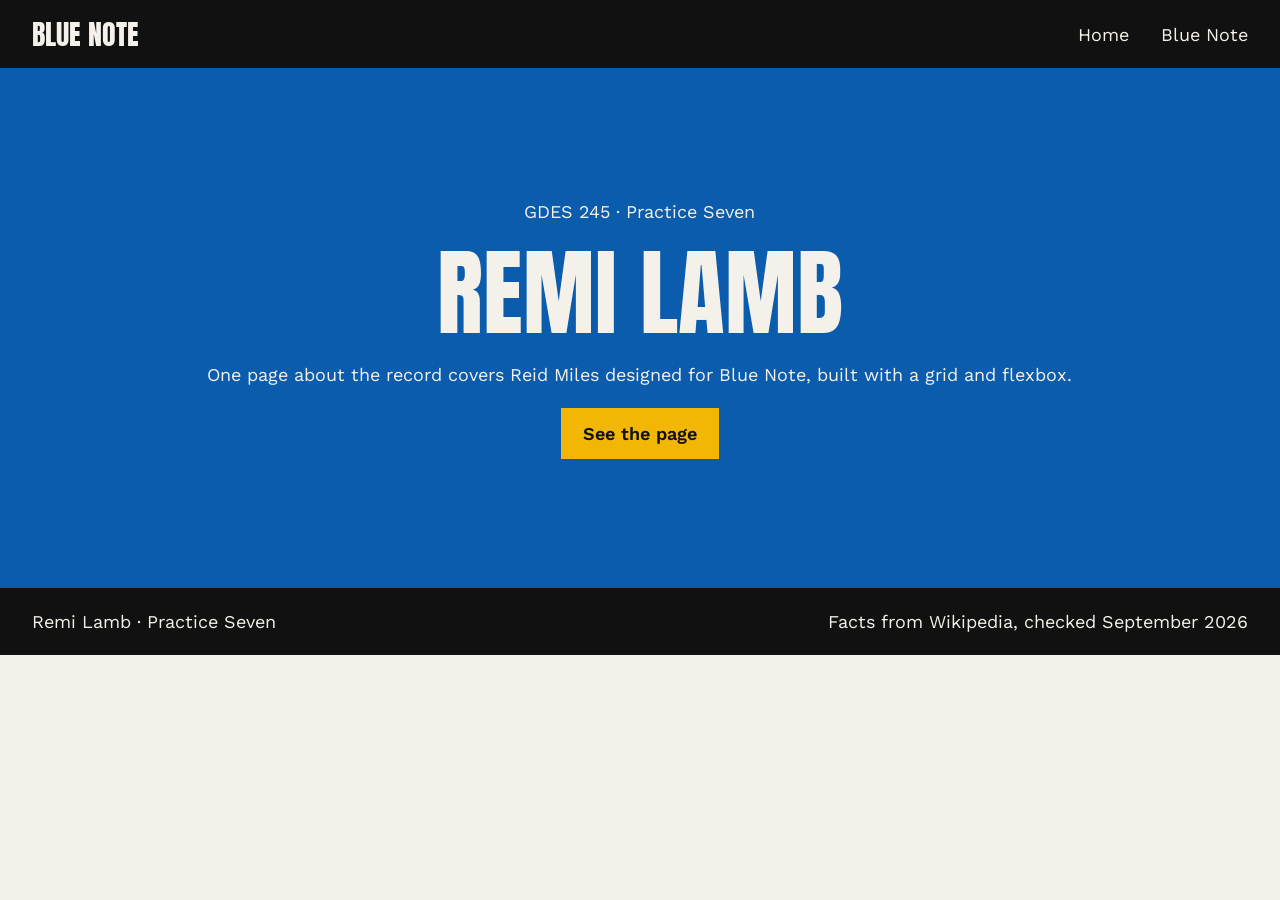
<file: index.html>
<!DOCTYPE html>
<html lang="en">
<head>
  <meta charset="UTF-8">
  <meta name="viewport" content="width=device-width, initial-scale=1.0">
  <title>Your Name, Web 1</title>

  <link rel="preconnect" href="https://fonts.googleapis.com">
  <link rel="preconnect" href="https://fonts.gstatic.com" crossorigin>
  <link href="https://fonts.googleapis.com/css2?family=Anton&family=Work+Sans:wght@400;600&display=swap" rel="stylesheet">

  <link rel="stylesheet" href="css/styles.css">
</head>
<body>

<header class="site-header">
  <a class="logo" href="index.html">Blue Note</a>
  <nav>
    <ul>
      <li><a href="index.html">Home</a></li>
      <li><a href="pages/blue-note.html">Blue Note</a></li>
    </ul>
  </nav>
</header>

<section class="hero">
  <p>GDES 245 &middot; Practice Seven</p>
  <h1>Remi Lamb</h1>
  <p>One page about the record covers Reid Miles
     designed for Blue Note, built with a grid and flexbox.</p>
  <a class="button" href="pages/blue-note.html">See the page</a>
</section>

<footer class="site-footer" id="sources">
  <p>Remi Lamb &middot; Practice Seven</p>
  <p>Facts from Wikipedia, checked September 2026</p>
</footer>

</body>
</html>
</file>
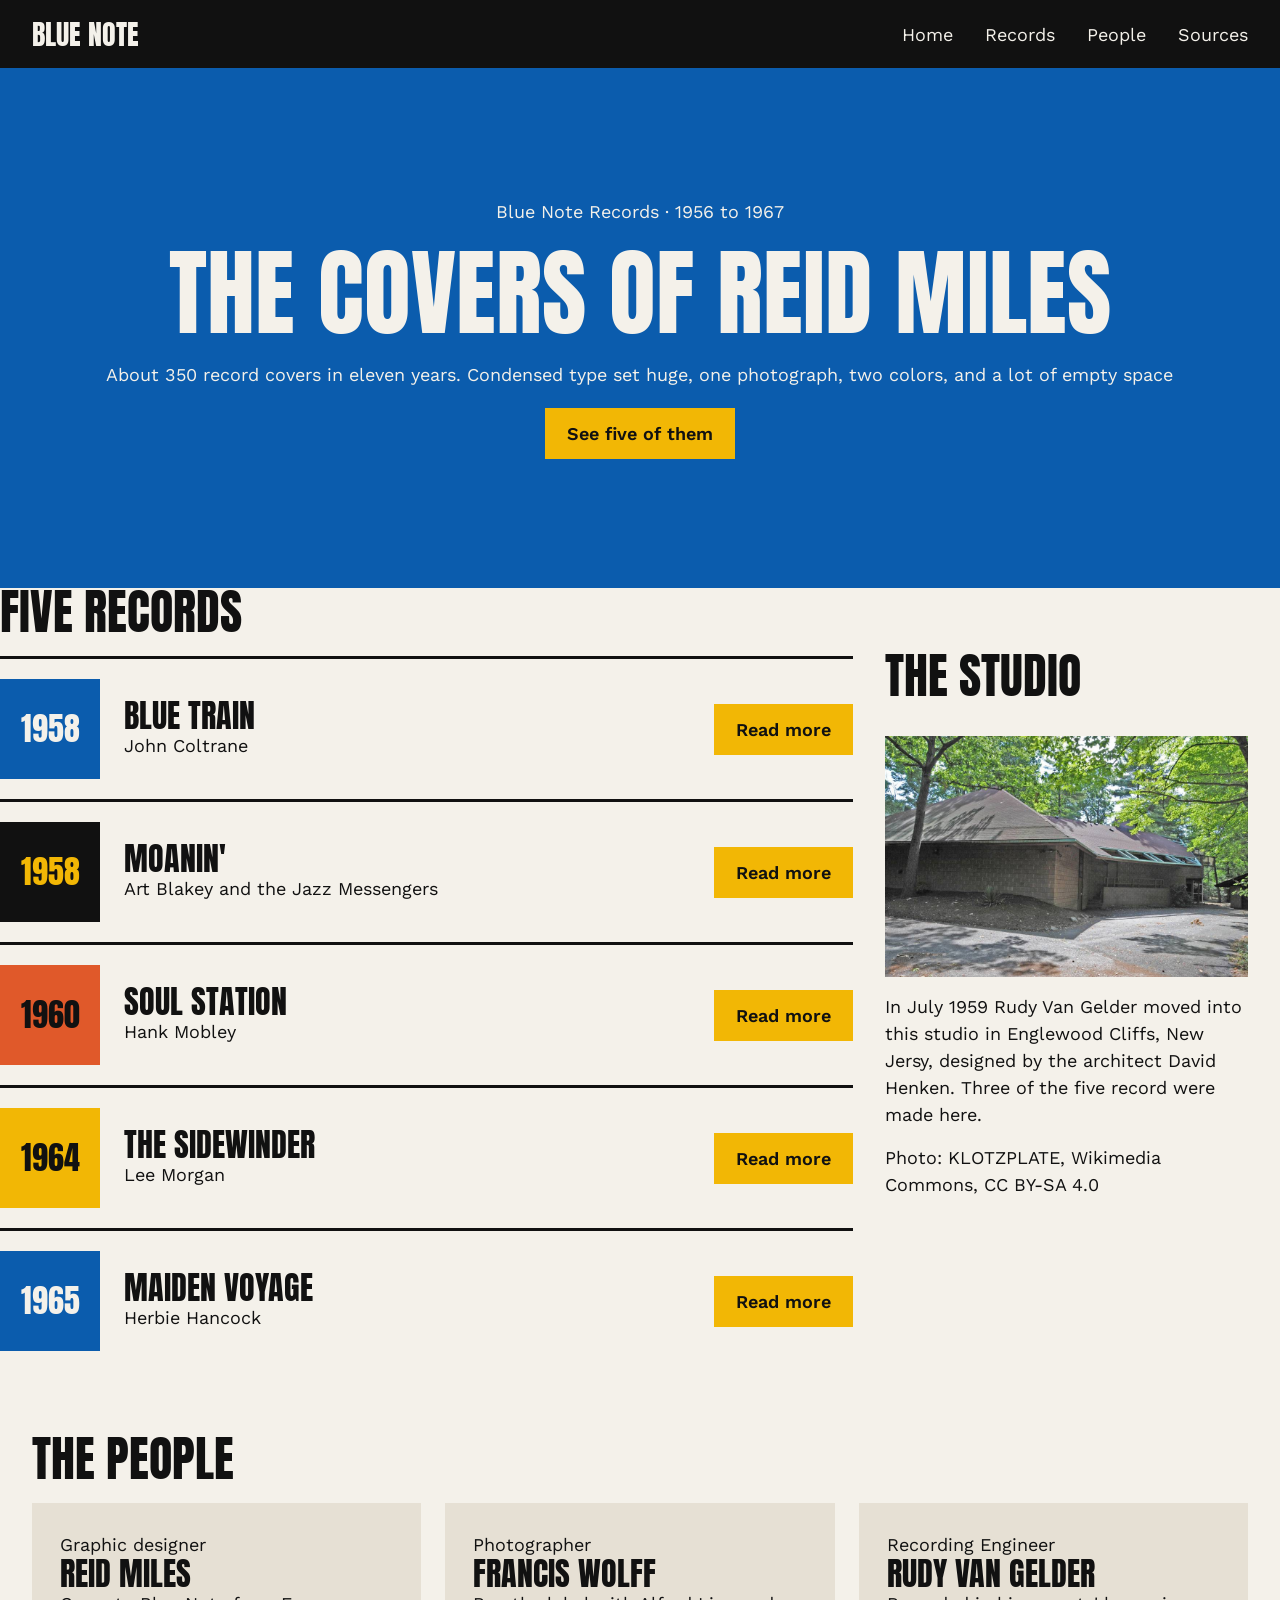
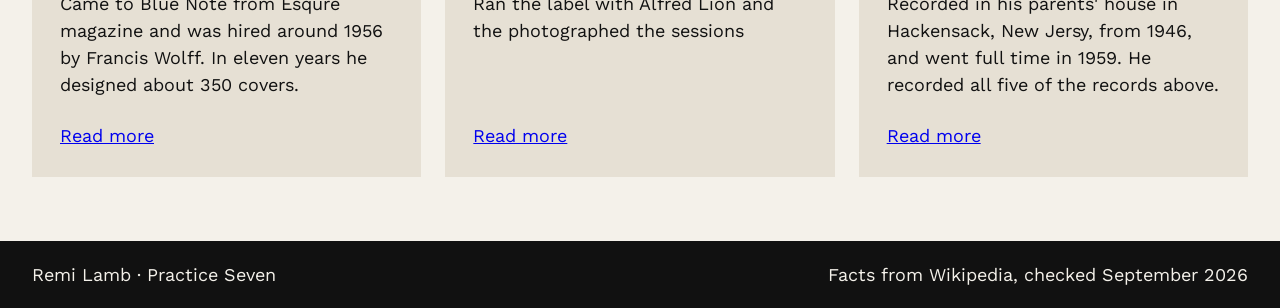
<file: pages/blue-note.html>
<!DOCTYPE html>
<html lang="en">
<head>
    <meta charset="UTF-8">
    <meta name="viewport" content="width=device-width, initial-scale=1.0">
    <title>Blue Note, the cover of Reid Miles</title>
    <link rel="preconnect" href="https://fonts.googleapis.com">
    <link rel="preconnect" href="https://fonts.gstatic.com" crossorigin>
    <link href="https://fonts.googleapis.com/css2?family=Anton&family=Work+Sans:wght@400;600&display=swap" rel="stylesheet">
    <link rel="stylesheet" href="../css/styles.css">
</head>
<body>
    <header class="site-header">
        <a class="logo" href="../index.html"> Blue Note</a>
        <nav>
            <ul>
                <li><a href="../index.html">Home</a></li>
                <li><a href="#records">Records</a></li>
                <li><a href="#people">People</a></li>
                <li><a href="Sources">Sources</a></li>
            </ul>
        </nav>
    </header>
    <section class="hero">
        <p> Blue Note Records &middot; 1956 to 1967</p>
        <h1>The covers of Reid Miles</h1>
        <p>About 350 record covers in eleven years. Condensed type set huge, one photograph, two colors, and a lot of empty space</p>
        <a class="button" href="#records">See five of them</a>
    </section>

    <section class="records" id="records">
        <h2>Five records</h2>
            <article class="album">
        <div class="swatch blue"> 1958</div>
        <div class="info">
        <h3> Blue Train</h3>
        <p>John Coltrane</p>
        </div>
        <a class="button" href="https://en.wikipedia.org/wiki/Blue_Train_(album)">Read more</a>
    </article>

        <article class="album">
        <div class="swatch ink"> 1958</div>
        <div class="info">
        <h3> Moanin'</h3>
        <p>Art Blakey and the Jazz Messengers</p>
        </div>
        <a class="button" href="https://en.wikipedia.org/wiki/Moanin'">Read more</a>
    </article>

     <article class="album">
        <div class="swatch orange"> 1960</div>
        <div class="info">
        <h3> Soul Station</h3>
        <p>Hank Mobley</p>
        </div>
        <a class="button" href="https://en.wikipedia.org/wiki/Soul_Station">Read more</a>
    </article>

     <article class="album">
        <div class="swatch yellow"> 1964</div>
        <div class="info">
        <h3> The Sidewinder</h3>
        <p>Lee Morgan</p>
        </div>
        <a class="button" href="https://en.wikipedia.org/wiki/The_Sidewinder">Read more</a>
    </article>

     <article class="album">
        <div class="swatch blue"> 1965</div>
        <div class="info">
        <h3> Maiden Voyage</h3>
        <p>Herbie Hancock</p>
        </div>
        <a class="button" href="https://en.wikipedia.org/wiki/Maiden_Voyage_(Herbie_Hancock_album)">Read more</a>
    </article>
    </section>
    <aside class="studio">
        <h2> The studio</h2>
        <img src="../images/van-gelder-studio.jpg" width="1000" height="664" alt="The low brick van Gelder Studio under tall trees in Englewood Cliffs, New Jersey">
        <p>In July 1959 Rudy Van Gelder moved into this studio in Englewood Cliffs, New Jersy, designed by the architect David Henken. Three of the five record were made here.</p>
        <p> Photo: KLOTZPLATE, Wikimedia Commons, CC BY-SA 4.0</p>
    </aside>
    <section class="people">
        <h2>The people</h2>
        <div class="cards">
            <article class="person">
                <div>
                    <p> Graphic designer</p>
                    <h3>Reid Miles</h3>
                    <p> Came to Blue Note from Esqure magazine and was hired around 1956 by Francis Wolff. In eleven years he designed about 350 covers.</p>
                </div>
                <a href="https://en.wikipedia.org/wiki/Reid_Mikes"> Read more</a>
            </article>

            <article class="person">
                <div>
                    <p> Photographer</p>
                    <h3>Francis Wolff</h3>
                    <p> Ran the label with Alfred Lion and the photographed the sessions</p>
                </div>
                <a href="https://en.wikipedia.org/wiki/Francis_Wolff"> Read more</a>
            </article>

            <article class="person">
                <div>
                    <p> Recording Engineer</p>
                    <h3>Rudy Van Gelder</h3>
                    <p>Recorded in his parents' house in Hackensack, New Jersy, from 1946, and went full time in 1959. He recorded all five of the records above.</p>
                </div>
                <a href="https://en.wikipedia.org/wiki/Rudy_Van_Gelder"> Read more</a>
            </article>
        </div>
    </section>
</body>

<footer class="site-footer" id="sources">
    <p> Remi Lamb &middot; Practice Seven</p>
    <p> Facts from Wikipedia, checked September 2026</p>
</footer>
</html>
</file>
<file: css/styles.css>
* {
    box-sizing: border-box;
    margin: 0;
    padding: 0;
}

body {
    display: grid;
    grid-template-columns: 2fr 1fr;
    background: #f4f1ea;
    color: #111111;
    font-family: 'Work Sans', sans-serif;
    font-size: 18px;
    line-height: 1.5;
}

h1, h2, h3, .logo, .swatch {
    font-family: 'Anton', sans-serif;
    font-weight: 400;
    text-transform: uppercase;
    line-height: 1;
}

.site-header {
    display: flex;
    justify-content: space-between;
    align-items: center;
    padding: 20px 32px;
    background: #111111;
    color: #f4f1ea;
}

.site-header a {
    color: #f4f1ea;
    text-decoration: none;
}

.logo {
    font-size: 28px;
}

nav ul {
    display: flex;
    gap: 32px;
    list-style: none;
}
.site-header, .hero, .people, .site-footer {
    grid-column: span 2;
}

.record, .studio, .people {
    padding: 64px 32px;
}

h2 {
    font-size: 48px;
    margin-bottom: 20px;
}

h3 {
    font-size: 32px;
}

.album {
    display: flex;
    align-items: center;
    gap: 24px;
    padding: 20px 0;
    border-top: 3px solid #111111;
}

.swatch {
    display: flex;
    justify-content: center;
    align-items: center;
    flex: 0 0 100px;
    height: 100px;
    font-size: 32px;
}

.blue {
    background: #0b5cad;
    color: #f4f1ea;
}

.ink {
    background: #111111;
    color: #f2b705;
}

.orange {
    background: #e0592a;
}

.yellow {
    background: #f2b705;
}

.info {
    flex: 1;
}

.hero {
    display: flex;
    flex-direction: column;
    justify-content: center;
    align-items: center;
    gap: 20px;
    min-height: 520px;
    padding: 48px 32px;
    background: #0b5cad;
    color: #f4f1ea;
    text-align: center;
}

.hero h1 {
    font-size: 96px;
}

.button {
    padding: 12px 22px;
    background: #f2b705;
    color: #111111;
    font-weight: 600;
    text-decoration: none;
}

.studio {
    display: flex;
    flex-direction: column;
    gap: 16px;
}

.studio img {
    width: 100%;
    height: auto;
}

.cards {
    display: flex;
    gap: 24px;
}

.person {
    flex: 1;
    display: flex;
    flex-direction: column;
    justify-content: space-between;
    gap: 24px;
    padding: 28px;
    background: #e6e0d4;
}

.site-header, .site-footer {
    display: flex;
    justify-content: space-between;
    align-items: center;
    padding: 20px 32px;
    background: #111111;
    color: #f4f1ea;
}
</file>
